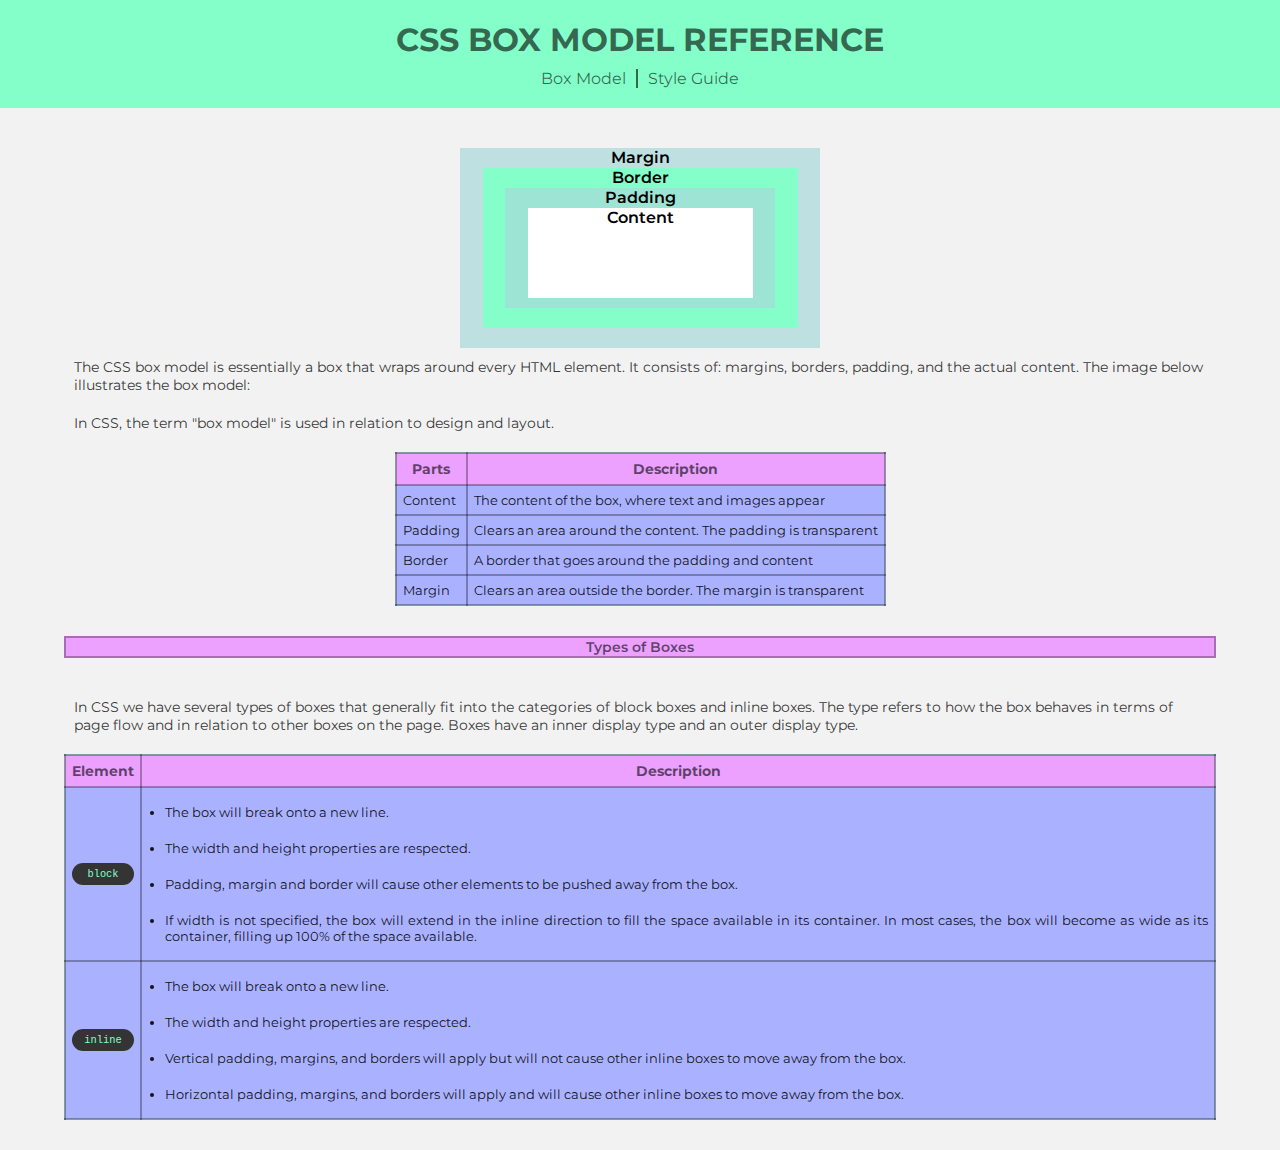
<file: index.html>
<!DOCTYPE html>
<html lang="en">
<head>
    <meta charset="UTF-8">
    <meta http-equiv="X-UA-Compatible" content="IE=edge">
    <meta name="viewport" content="width=device-width, initial-scale=1.0">
    <title>CSS BOX MODEL REFERENCE</title>
    <link rel="stylesheet" href="/stylesheet/styles.css">
    <link href="https://fonts.googleapis.com/css2?family=Merriweather:ital@0;1&family=Montserrat:wght@100;300;400;500;600;700&display=swap" rel="stylesheet">

</head>
<body>
        <header>
            <h1>CSS BOX MODEL REFERENCE</h1>
            <nav>
                <ul>
                    <li>
                        <a href="./index.html"> Box Model </a>
                    </li>
                    <li>
                        <a href="./html/style-guide.html"> Style Guide </a>
                    </li>
                </ul>
            </nav>
        </header>

    <main class="box-model">
        <aside>
            <div class="margin box">
                <h3>Margin</h3>
            </div>
            <div class="border box">
                <h3>Border</h3>
            </div>
            <div class="padding box">
                <h3>Padding</h3>
            </div>
            <div class="content box">
                <h3>Content</h3>
            </div>
        </aside>
        <article>
            <p>The CSS box model is essentially a box that wraps around every HTML element. It consists of: margins, borders, padding, and the actual content. The image below illustrates the box model:</p>
            <p>In CSS, the term "box model" is used in relation to design and layout.</p>

            <table class="one">
                <thead>
                    <tr>
                        <th>Parts</th>
                        <th>Description</th>
                    </tr>                 
                </thead>
                <tbody>
                    <tr>
                        <td>Content</td>
                        <td>The content of the box, where text and images appear</td>
                    </tr>
                    
                    <tr>
                        <td>Padding</td>
                        <td>Clears an area around the content. The padding is transparent</td>
                    </tr>
 
                    <tr>
                        <td>Border</td>        
                        <td>A border that goes around the padding and content</td>     
                    </tr>

                    <tr>
                        <td>Margin</td>        
                        <td>Clears an area outside the border. The margin is transparent</td>     
                    </tr>
            
                </tbody>
            </table>

            <h2>Types of Boxes</h2>
            <p>In CSS we have several types of boxes that generally fit into the categories of block boxes and inline boxes. The type refers to how the box behaves in terms of page flow and in relation to other boxes on the page. Boxes have an inner display type and an outer display type.</p>

            <table class="two">
                <thead>
                    <tr>
                        <th>Element</th>
                        <th>Description</th>
                    </tr>                 
                </thead>
                <tbody>
                    <tr>
                        <td><span class="prop">block</span> </td>
                        <td>
                            <ul>
                                <li>The box will break onto a new line.</li>
                                <li>The width and height properties are respected.</li>
                                <li>Padding, margin and border will cause other elements to be pushed away from the box.</li>
                                <li>If width is not specified, the box will extend in the inline direction to fill the space available in its container. In most cases, the box will become as wide as its container, filling up 100% of the space available.</li>
                            </ul>
                            
                        </td>
                    </tr>
                    
                    <tr>
                        <td><span class="prop">inline</span></td>
                        <td>
                            <ul>
                                <li>The box will break onto a new line.</li>
                                <li>The width and height properties are respected.</li>
                                <li>Vertical padding, margins, and borders will apply but will not cause other inline boxes to move away from the box.</li>
                                <li>Horizontal padding, margins, and borders will apply and will cause other inline boxes to move away from the box.</li>
                            </ul>
                        </td>                    
                    </tr>            
                </tbody>
            </table>

        </article>
        
    </main>
    
</body>
</html>
</file>
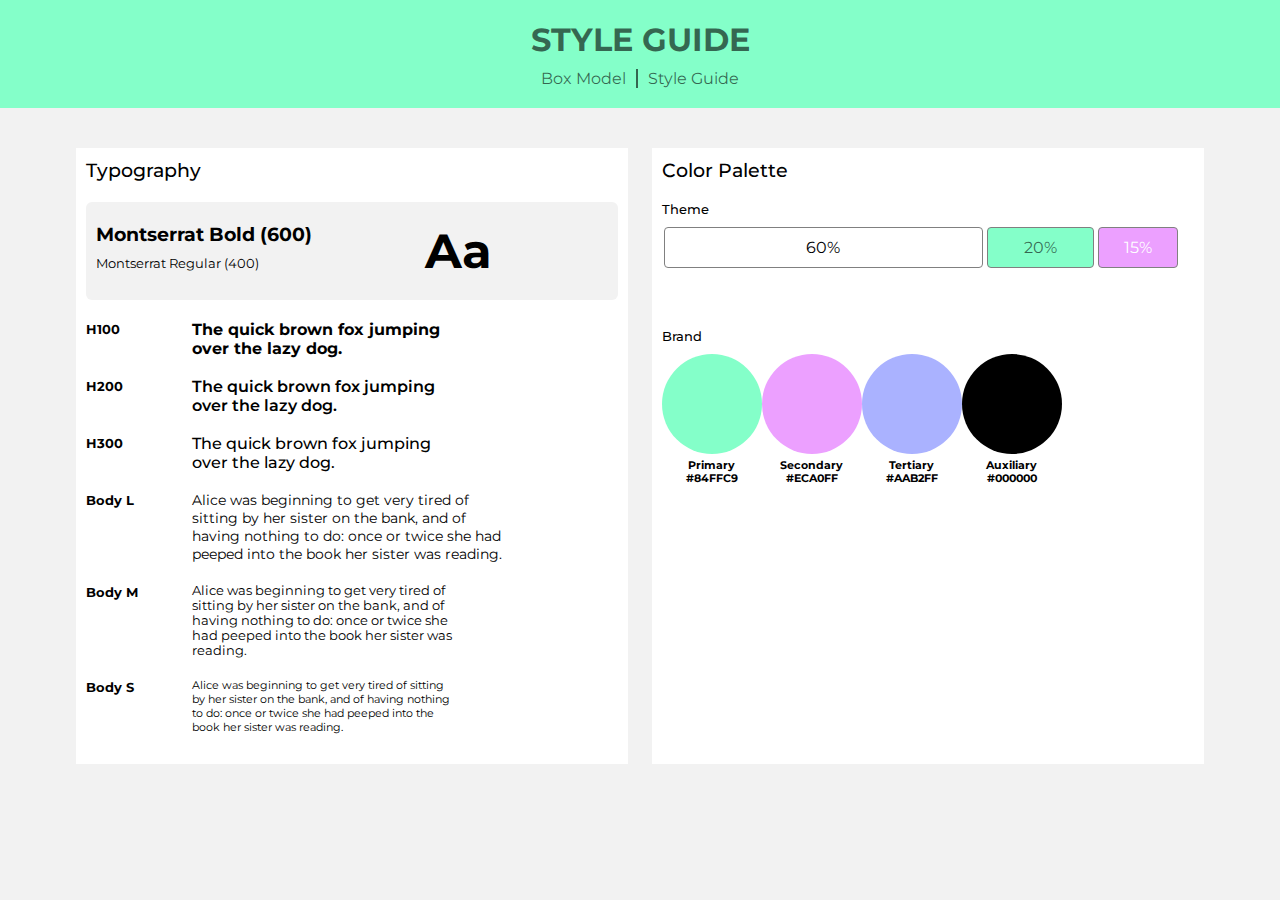
<file: html/style-guide.html>
<!DOCTYPE html>
<html lang="en">
<head>
    <meta charset="UTF-8">
    <meta http-equiv="X-UA-Compatible" content="IE=edge">
    <meta name="viewport" content="width=device-width, initial-scale=1.0">
    <title>Style Guide</title>
    <link rel="stylesheet" href="../stylesheet/styles.css">
    <link href="https://fonts.googleapis.com/css2?family=Merriweather:ital@0;1&family=Montserrat:wght@100;300;400;500;600;700&display=swap" rel="stylesheet">
</head>
<body>
    <header>
        <h1>STYLE GUIDE</h1>
        <nav>
            <ul>
                <li>
                    <a href="../index.html"> Box Model </a>
                </li>
                <li>
                    <a href="./style-guide.html"> Style Guide </a>
                </li>
            </ul>
        </nav>
    </header>

    <main>
        <section class="typography">
            <h3>Typography</h3>
            <div class="mainfonthead">
                <div class="small">
                    <h3>Montserrat Bold (600)</h3>
                    <p>Montserrat Regular (400)</p>
                </div>
                <div class="big">
                    <h2>Aa</h2>
                </div>
            </div>

            <div class="type-layout">
                <div class="content">
                    <h5>H100</h5>
                    <p class="h700">The quick brown fox jumping over the lazy dog.</p>
                </div>
                <div class="content">
                    <h5>H200</h5>
                    <p class="h600">The quick brown fox jumping over the lazy dog.</p>
                </div>
                <div class="content">
                    <h5>H300</h5>
                    <p class="h00">The quick brown fox jumping over the lazy dog.</p>
                </div>
                <div class="content">
                    <h5>Body L</h5>
                    <p class="body-l">Alice was beginning to get very tired of sitting by her sister on the bank, and of having nothing to do: once or twice she had peeped into the book her sister was reading.</p>
                </div>
                <div class="content">
                    <h5>Body M</h5>
                    <p class="body-m">Alice was beginning to get very tired of sitting by her sister on the bank, and of having nothing to do: once or twice she had peeped into the book her sister was reading.</p>
                </div>
                <div class="content">
                    <h5>Body S</h5>
                    <p class="body-s">Alice was beginning to get very tired of sitting by her sister on the bank, and of having nothing to do: once or twice she had peeped into the book her sister was reading.</p>
                </div>
            </div>
        </section>

        <section class="color-palette">
            <h3>Color Palette</h3>
            <div class="theme">
                <h4>Theme</h4>
                <div class="circles">
                    <div class="white">60%</div>
                    <div class="primary">20%</div>
                    <div class="secondary">15%</div>
                </div>  
            </div>

            <div class="brand">
                <h4>Brand</h4>
                <div class="color">
                    <div class="first-color">
                        <div class="primary"></div>
                        <h6 class="text">Primary<span>#84FFC9</span></h6>
                    </div>
                    <div class="second-color">
                        <div class="secondary"></div>
                        <h6 class="text">Secondary<span>#ECA0FF</span></h6>
                    </div>
                    <div class="third-color">
                        <div class="tertiary"></div>
                        <h6 class="text">Tertiary<span>#AAB2FF</span></h6>
                    </div>
                    <div class="fourth-color">
                        <div class="auxiliary"></div>
                        <h6 class="text">Auxiliary<span>#000000</span></h6>

                    </div>
                   
                </div>
                
            </div>
        </section>
        
    </main>
    
</body>
</html>
</file>
<file: stylesheet/styles.css>
header {
  background-color: #84ffc9;
  text-align: center;
  padding: 20px 20px;
  color: rgba(0, 0, 0, 0.6);
}
header nav ul {
  display: flex;
  flex-flow: row wrap;
  list-style-type: none;
  justify-content: center;
  margin: 10px 0 auto;
}
header nav ul li {
  padding: 0 10px;
}
header nav ul li:nth-child(odd) {
  border-right: 2px solid rgba(0, 0, 0, 0.6);
}
header nav ul li a {
  text-decoration: none;
  color: rgba(0, 0, 0, 0.6);
}
header nav ul li a:hover {
  color: #eca0ff;
  font-weight: 600;
}

.box-model aside {
  padding-top: 50px;
  position: relative;
  width: 100%;
  font-family: "Trebuchet MS", "Lucida Sans Unicode", "Lucida Grande", "Lucida Sans", Arial, sans-serif;
  font-weight: lighter;
  margin-left: auto;
  margin-right: auto;
}
.box-model aside h3 {
  font-size: 1em;
  font-weight: 600;
}
.box-model aside .box {
  position: absolute;
  width: 80%;
  height: 200px;
  margin-left: auto;
  margin-right: auto;
  left: 0;
  right: 0;
  text-align: center;
}
.box-model aside .margin {
  background-color: rgba(170, 217, 217, 0.7);
}
.box-model aside .border {
  background-color: rgb(132, 255, 201);
  width: 70%;
  height: 160px;
  margin: 20px auto;
}
.box-model aside .padding {
  background-color: rgba(170, 217, 217, 0.7);
  width: 60%;
  height: 120px;
  margin: 40px auto;
}
.box-model aside .content {
  background-color: #fff;
  width: 50%;
  height: 90px;
  margin: 60px auto;
}
@media (min-width: 992px) {
  .box-model aside {
    display: block;
    width: 450px;
    height: 190px;
    font-family: "Trebuchet MS", "Lucida Sans Unicode", "Lucida Grande", "Lucida Sans", Arial, sans-serif;
    font-weight: lighter;
    top: 20px;
    margin-bottom: 30px;
    left: 0;
    padding: 0;
    right: 0;
    margin-left: auto;
    margin-right: auto;
  }
  .box-model .box {
    position: absolute;
    width: 80%;
    height: 180px;
    margin: 0;
    left: 0;
    right: 0;
    text-align: center;
  }
  .box-model .margin {
    height: 100px;
  }
  .box-model .border {
    background-color: rgb(132, 255, 201);
    width: 70%;
    height: 120px;
    margin: 20px auto;
  }
  .box-model .padding {
    background-color: rgba(170, 217, 217, 0.7);
    width: 60%;
    height: 100px;
    margin: 40px auto;
  }
  .box-model .content {
    background-color: #fff;
    width: 50%;
    height: 70px;
    margin: 60px auto;
  }
}
.box-model article {
  position: relative;
  top: 230px;
  height: auto;
}
@media (min-width: 992px) {
  .box-model article {
    top: 0;
  }
}
.box-model article p {
  font-size: 0.9em;
  padding: 10px;
  color: rgba(0, 0, 0, 0.8);
}
.box-model article h2 {
  background-color: #eca0ff;
  color: rgba(0, 0, 0, 0.6);
  margin: 20px 0 auto;
  font-size: 0.9em;
  text-align: center;
  border: 2px solid rgba(0, 0, 0, 0.3);
  font-weight: 600;
}
.box-model article table {
  font-size: 0.9em;
  border-collapse: collapse;
  border: 1px solid grey;
  margin: 10px auto;
  background-color: rgba(170, 217, 217, 0.7);
}
.box-model article table .one {
  width: 100%;
}
.box-model article table .two {
  width: 100%;
}
.box-model article table th {
  background-color: #eca0ff;
  border: 2px solid rgba(0, 0, 0, 0.3);
  padding: 6px;
  color: rgba(0, 0, 0, 0.6);
}
.box-model article table td {
  padding: 6px;
  text-align: justify;
  font-size: 0.9em;
  background-color: #aab2ff;
  border: 2px solid rgba(0, 0, 0, 0.3);
  color: rgba(0, 0, 0, 0.9);
}
.box-model article table .prop {
  font-family: "Lucida Console", Courier, monospace;
  background-color: rgb(52, 52, 52);
  color: #84ffc9;
  font-size: 0.8em;
  display: block;
  margin: 0 auto;
  text-align: center;
  padding: 5px;
  border-radius: 20px;
}
.box-model article table ul {
  padding-left: 17px;
}
.box-model article table li {
  padding: 10px 0;
}
@media (min-width: 992px) {
  .box-model article {
    width: 100%;
    height: auto;
    margin: 0 auto;
    border: none;
    background-color: transparent;
    border-right: none;
  }
  .box-model article .two {
    width: 100%;
  }
  .box-model article h2 {
    margin: 30px auto;
  }
}

body {
  background-color: #f2f2f2;
}

main {
  display: flex;
  flex-flow: column wrap;
  margin: 20px auto;
  width: 90%;
}
main .typography, main .color-palette {
  width: 100%;
  padding: 10px 10px;
  background-color: #fff;
  margin: 0 0 20px 0;
}
main .typography h3 {
  font-size: 1.2em;
  font-weight: 500;
}
main .typography .mainfonthead {
  display: flex;
  width: 100%;
  border-radius: 6px;
  background-color: #f2f2f2;
  margin: 20px auto;
  padding: 20px 10px;
}
main .typography .mainfonthead .small {
  width: 90%;
}
main .typography .mainfonthead .small h3 {
  font-weight: 700;
  margin-bottom: 10px;
}
main .typography .mainfonthead .small p {
  font-weight: 400;
  font-size: 0.8em;
}
main .typography .mainfonthead .big {
  width: 50%;
}
main .typography .mainfonthead .big h2 {
  font-size: 3em;
}
main .typography .type-layout {
  display: flex;
  flex-flow: column wrap;
}
main .typography .type-layout .content {
  display: flex;
}
main .typography .type-layout .content h5 {
  width: 20%;
  margin-top: 1px;
}
main .typography .type-layout .content p {
  max-width: 50%;
}
main .typography .type-layout .content .h700 {
  font-weight: 700;
}
main .typography .type-layout .content .h600 {
  font-weight: 600;
}
main .typography .type-layout .content .h00 {
  font-weight: 500;
}
main .typography .type-layout .content .body-l, main .typography .type-layout .content .body-m, main .typography .type-layout .content .body-s {
  font-size: 0.9em;
  max-width: 60%;
  margin-bottom: 20px;
}
main .typography .type-layout .content .body-m {
  font-size: 0.8em;
  max-width: 52%;
}
main .typography .type-layout .content .body-s {
  font-size: 0.7em;
  max-width: 49%;
}
main .color-palette {
  display: flex;
  flex-flow: column wrap;
  margin: 20px auto;
  padding: 20px 10px;
}
main .color-palette h3 {
  font-size: 1.2em;
  font-weight: 500;
}
main .color-palette h4 {
  font-size: 0.8em;
  font-weight: 500;
}
main .color-palette .theme .circles {
  display: flex;
  width: 100%;
  flex-flow: row wrap;
}
main .color-palette .theme .circles div {
  margin: 0 2px;
  padding: 10px;
  border-radius: 4px;
  text-align: center;
}
main .color-palette .theme .circles .white {
  width: 60%;
  border: 1px solid grey;
  background-color: #fff;
}
main .color-palette .theme .circles .primary {
  width: 20%;
  border: 1px solid grey;
  background-color: #84ffc9;
  color: rgba(0, 0, 0, 0.6);
}
main .color-palette .theme .circles .secondary {
  width: 15%;
  border: 1px solid grey;
  background-color: #eca0ff;
  color: #fff;
}
main .color-palette .brand .color, main .color-palette .brand .text {
  display: inline-flex;
  flex-flow: row wrap;
}
main .color-palette .brand .color .first-color, main .color-palette .brand .color .second-color, main .color-palette .brand .color .third-color, main .color-palette .brand .color .fourth-color {
  margin: 10px auto 25px auto;
}
main .color-palette .brand .color div {
  width: 140px;
  height: 140px;
  border-radius: 50%;
}
main .color-palette .brand .color div h6 {
  margin-top: 5px;
  display: block;
  text-align: center;
  width: 100%;
}
main .color-palette .brand .color div span {
  display: block;
}
main .color-palette .brand .color .primary {
  background: #84ffc9;
  font-size: 0.6em;
}
main .color-palette .brand .color .secondary {
  background: #eca0ff;
}
main .color-palette .brand .color .tertiary {
  background: #aab2ff;
}
main .color-palette .brand .color .auxiliary {
  background: rgb(0, 0, 0);
}

@media only screen and (min-width: 600px) {
  main .color-palette .brand .color {
    display: inline-flex;
  }
  main .color-palette .brand .color div {
    width: 130px;
    height: 130px;
  }
}
@media only screen and (min-width: 768px) {
  main .color-palette .brand .color div {
    width: 100px;
    height: 100px;
  }
}
@media (min-width: 992px) {
  main {
    display: flex;
    flex-flow: row wrap;
  }
  main .typography, main .color-palette {
    width: 48%;
    padding: 10px 10px;
    background-color: #fff;
    margin: 20px auto;
  }
  main .color-palette .theme {
    margin: 20px 0;
  }
  main .color-palette .theme h4 {
    margin-bottom: 10px;
  }
  main .color-palette .theme .color div {
    width: 100px;
    height: 100px;
    border-radius: 50%;
    border: 3px solid #fff;
    margin: 10px 0;
  }
  main .color-palette .theme .color .primary {
    background: #84ffc9;
    font-size: 0.6em;
  }
  main .color-palette .theme .color .secondary {
    background: #eca0ff;
    margin-left: -5px;
  }
  main .color-palette .theme .color .tertiary {
    background: #aab2ff;
    margin-left: -5px;
  }
  main .color-palette .theme .color .auxiliary {
    background: rgb(0, 0, 0);
    margin-left: -5px;
  }
  main .color-palette .theme .text h6 {
    margin: 0 9px 0 30px;
  }
  main .color-palette .theme .text span {
    display: block;
  }
}
* {
  box-sizing: border-box;
  margin: 0;
  padding: 0;
  font-family: "Montserrat", sans-serif;
}

.htmltags {
  font-family: "Lucida Console", Courier, monospace;
}/*# sourceMappingURL=styles.css.map */
</file>
